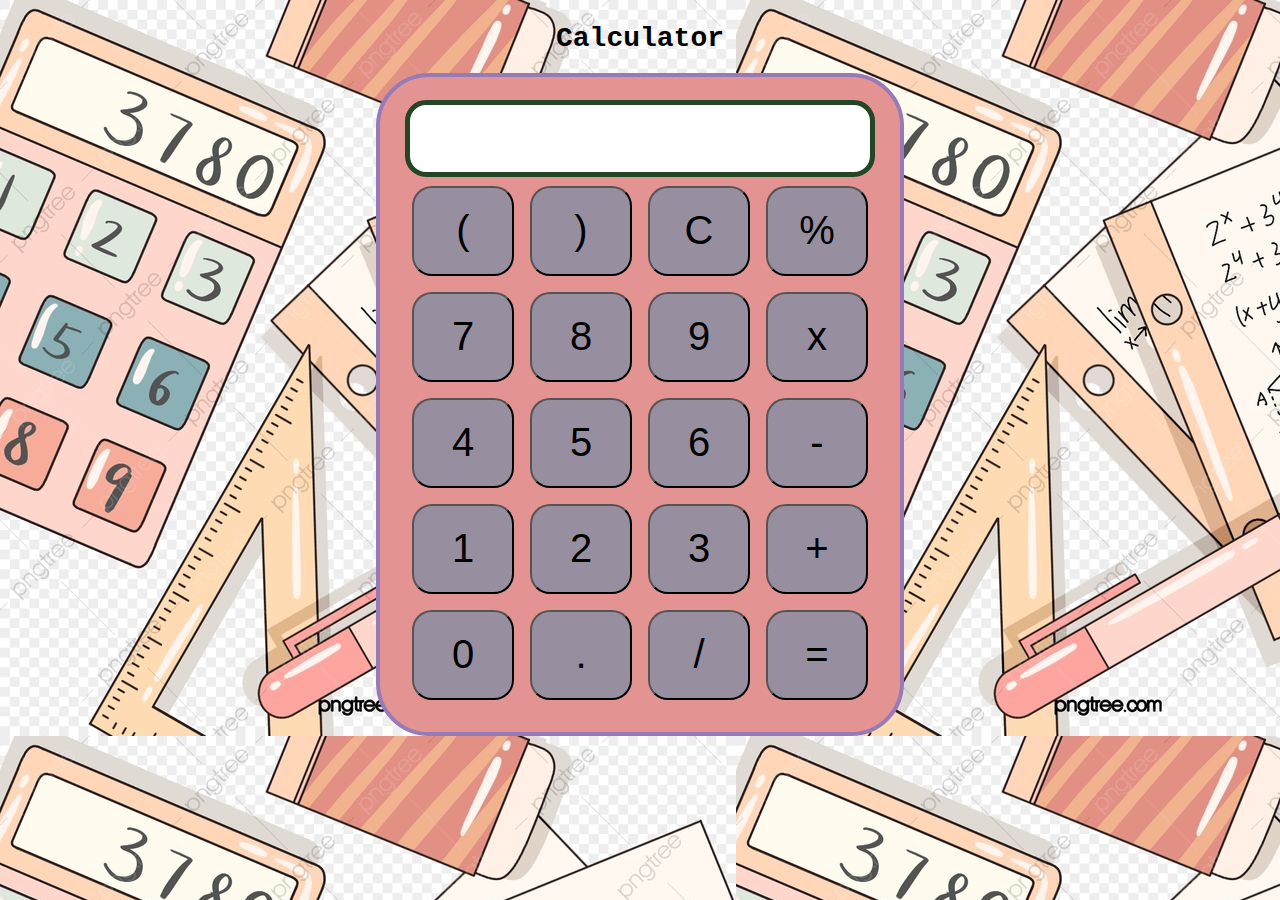
<file: OIBSIP/Level-2/TASK_1_Calculator/index.html>
<!DOCTYPE html>
<html lang="en">

<head>
    <meta charset="UTF-8">
    <meta name="viewport" content="width=device-width, initial-scale=1.0">
    <meta http-equiv="X-UA-Compatible" content="ie=edge">
    <link rel="stylesheet" href="style.css">
    <title>Calculator</title>
</head>

<body background="calcu.jpg">
    <div class="container">
        <h1>Calculator</h1>

        <div class="calculator">
            <input type="text" name="screen" id="screen">
            <table>
                <tr>
                    <td><button>(</button></td>
                    <td><button>)</button></td>
                    <td><button>C</button></td>
                    <td><button>%</button></td>
                </tr>
                <tr>
                    <td><button>7</button></td>
                    <td><button>8</button></td>
                    <td><button>9</button></td>
                    <td><button>x</button></td>
                </tr>
                <tr>
                    <td><button>4</button></td>
                    <td><button>5</button></td>
                    <td><button>6</button></td>
                    <td><button>-</button></td>
                </tr>
                <tr>
                    <td><button>1</button></td>
                    <td><button>2</button></td>
                    <td><button>3</button></td>
                    <td><button>+</button></td>
                </tr>
                <tr>
                    <td><button>0</button></td>
                    <td><button>.</button></td>
                    <td><button>/</button></td>
                    <td><button>=</button></td>
                </tr>
            </table>
        </div>
    </div>

</body>
<script src="index.js"></script>

</html>
</file>
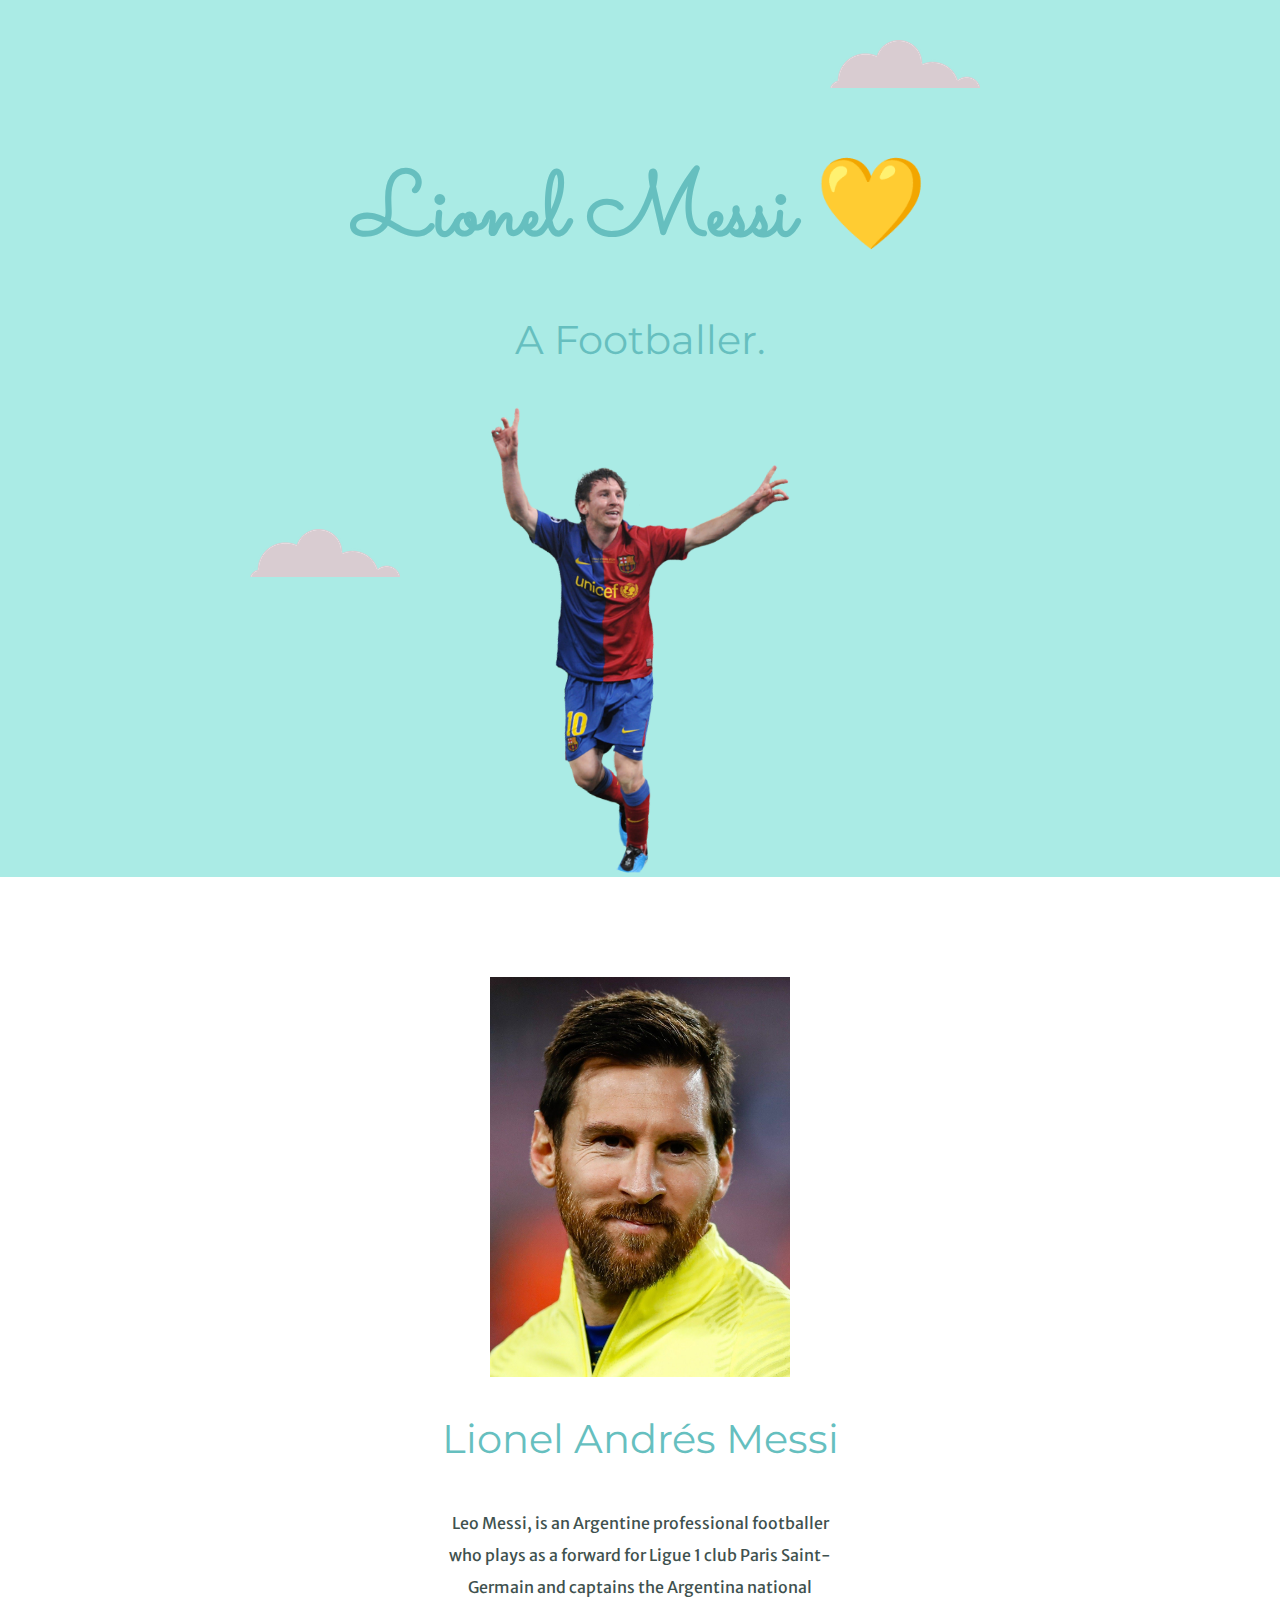
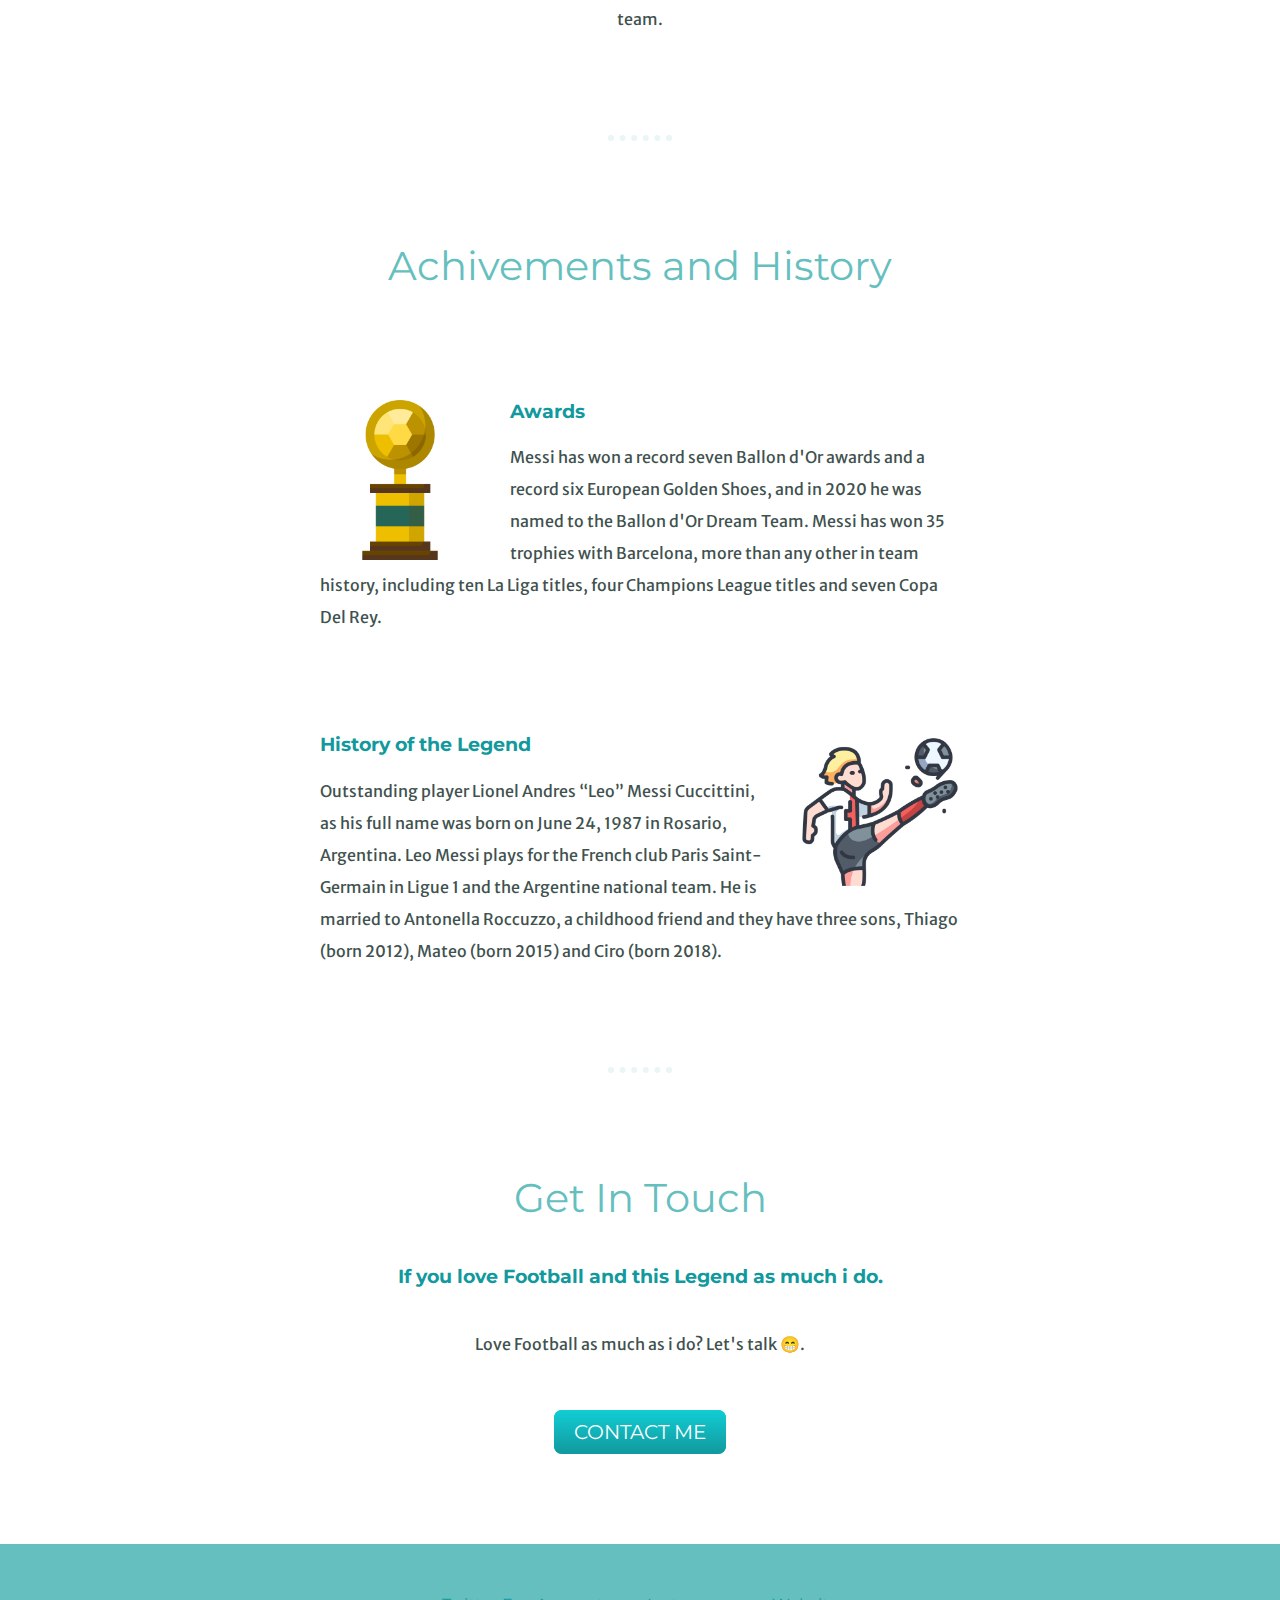
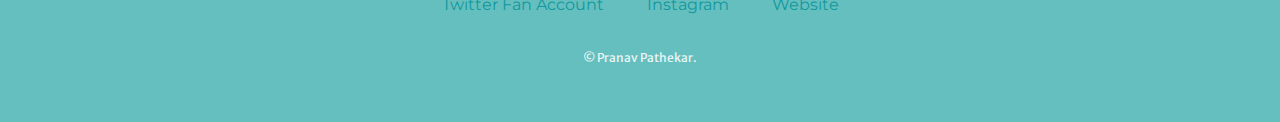
<file: OIBSIP/Level-2/TASK_2_TributePage/index.html>
<!DOCTYPE html>
<html>
    <head>
        <meta charset="utf-8">
        <title>Legend Messi⚽</title>
        <link rel="stylesheet" href="css/styles.css">
        <link rel="icon" href="favicon.ico">
        <link rel="preconnect" href="https://fonts.googleapis.com">
        <link rel="preconnect" href="https://fonts.gstatic.com" crossorigin>
        <link href="https://fonts.googleapis.com/css2?family=Merriweather+Sans&family=Montserrat&family=Sacramento&display=swap" rel="stylesheet">
    
    </head>

    <body>
        <div class="top-container">
            <img class="top-cloud"src="images/cloud.png" alt="cloud-img">

            <h1>Lionel Messi 💛</h1>
            <h2> A Footballer.</h2>
            <img class="bottom-cloud"src="images/cloud.png" alt="cloud-img">
            <img src="images/messi_bg.png "width="300px" alt="mountain-img">
        </div>
    
        <div class="middle-container">
            <div class="profile">
              <img src="images/messi.jpg " alt="Pic" width="300px">
              <h2>Lionel Andrés Messi</h2>
              <p class="intro">Leo Messi, is an Argentine professional footballer who plays as a forward for Ligue 1 club Paris Saint-Germain and captains the Argentina national team.</p>
            </div>
            <hr>
            <div class="skills">
              <h2>Achivements and History</h2>
              <div class="skill-row">
                <img class="Development" src="images/trophy.png" alt="">
                <h3>Awards</h3>
                <p>Messi has won a record seven Ballon d'Or awards and a record six European Golden Shoes, and in 2020 he was named to the Ballon d'Or Dream Team.
                  Messi has won 35 trophies with Barcelona, more than any other in team history, including ten La Liga titles, four Champions League titles and seven Copa Del Rey. </p>
              </div>
              <div class="skill-row">
                <img class="Football" src="images/Football.png" alt="">
                <h3>History of the Legend</h3>
                <p>Outstanding player Lionel Andres “Leo” Messi Cuccittini, as his full name was born on June 24, 1987 in Rosario, Argentina. Leo Messi plays for the French club Paris Saint-Germain in Ligue 1 and the Argentine national team.
                  He is married to Antonella Roccuzzo, a childhood friend and they have three sons, Thiago (born 2012), Mateo (born 2015) and Ciro (born 2018).</p>
              </div>
            </div>
            
            <hr>
            <div class="contact-me">
              <h2>Get In Touch</h2>
              <h3>If you love Football and this Legend as much i do.</h3>
              <p class="contact_description">Love Football as much as i do? Let's talk 😁.</p>
              <a class="btn" href="https://www.instagram.com/pranavpathekar/">CONTACT ME</a>
            </div>
        
         </div>
     
             <div class="bottom-container">
                <a class="footer-link" href="https://twitter.com/imessi?ref_src=twsrc%5Egoogle%7Ctwcamp%5Eserp%7Ctwgr%5Eauthor">Twitter Fan Account</a>
                <a class="footer-link" href="https://www.instagram.com/leomessi/?hl=en">Instagram</a>
                <a class="footer-link" href="https://messi.com/en/">Website</a>
                <p class="copy_right"> © Pranav Pathekar.</p>
            </div>
          

    
    </body>


</html>
</file>
<file: OIBSIP/Level-2/TASK_1_Calculator/style.css>
.container{
    text-align: center;
    margin-top:23px
}

table{
    margin: auto;
}

input{
    border-radius: 21px;
    border: 5px solid #244624;
    font-size:34px;
    height: 65px;
    width: 456px;
}

button{
    border-radius: 20px;
    font-size: 40px;
    background: #978fa0;
    width: 102px;
    height: 90px;
    margin: 6px;
}

.calculator{ 
    border: 4px solid #967bb6;
    background-color:#E49393;
    padding: 23px;
    border-radius: 53px;
    display: inline-block;
    
}

h1{
    font-size: 28px;
    font-family: 'Courier New', Courier, monospace;
}
</file>
<file: OIBSIP/Level-2/TASK_2_TributePage/css/styles.css>
body
{
    margin: 0;
    text-align: center;
    font-family: 'Merriweather Sans', sans-serif;
    color:#40514E;
}

h1
{
    color: #66BFBF;
    margin: 50px auto 0 auto;
    font-family: 'Sacramento', cursive;
    font-size: 5.62rem;
}

h2
{
    color: #66BFBF;
    font-family: 'Montserrat',sans-serif;
    font-size: 2.5rem;
    font-weight: normal;
    padding-bottom: 10px;
}

h3
{
    color: #11999E;

font-family: 'Montserrat',sans-serif;

}

p{
    line-height: 2;
}

hr
{
    border: dotted #EAF6F6 6px;
    border-bottom: none;
    width: 4%; 
    margin :100px auto; 


}

a
{
    color: #11999E;
    font-family: 'Montserrat',sans-serif;
    margin: 10px 20px;
    text-decoration: none;
}

a:hover
{
    color: #EAF6F6;
}


.top-container
{

    background-color: #aaebe5;
    position: relative;
    padding-top: 100px;
    
}

.middle-container
{
margin: 100px 0;
 
}

.intro
{
    width: 30%;
    margin: auto;
}
.Development
{
    width: 25%;
    float: left;
    margin-right: 30px;
}

.Football
{
    width: 25%;
    float : right;
    margin-left: 30px;
    

}
.skill-row
{
    width: 50%;
    margin: 100px auto 100px auto;
    text-align: left;
    


}
.contact_description
{
    width: 40%;
    margin :40px auto 60px; 
}

.bottom-container
{

   background-color:#66BFBF;
   padding: 50px 0px 20px;
}

.bottom-cloud
{
    position: absolute;
    left:250px;
    bottom: 300px;
}

.top-cloud
{

    position:absolute;
    right: 300px;
    top:40px ;
}

.btn {
    background: #11cdd4;
    background-image: -webkit-linear-gradient(top, #11cdd4, #11999e);
    background-image: -moz-linear-gradient(top, #11cdd4, #11999e);
    background-image: -ms-linear-gradient(top, #11cdd4, #11999e);
    background-image: -o-linear-gradient(top, #11cdd4, #11999e);
    background-image: linear-gradient(to bottom, #11cdd4, #11999e);
    -webkit-border-radius: 8;
    -moz-border-radius: 8;
    border-radius: 8px;
    font-family: 'Montserrat',sans-serif;
    color: #ffffff;
    font-size: 20px;
    padding: 10px 20px 10px 20px;
    text-decoration: none;
  }
  
  .btn:hover {
    background: #30e3cb;
    background-image: -webkit-linear-gradient(top, #30e3cb, #2bc4ad);
    background-image: -moz-linear-gradient(top, #30e3cb, #2bc4ad);
    background-image: -ms-linear-gradient(top, #30e3cb, #2bc4ad);
    background-image: -o-linear-gradient(top, #30e3cb, #2bc4ad);
    background-image: linear-gradient(to bottom, #30e3cb, #2bc4ad);
    text-decoration: none;
  }

.copy_right
{
    color:#EAF6F6;
    font-size:0.75rem;
    padding :20px 0px;
}
</file>
